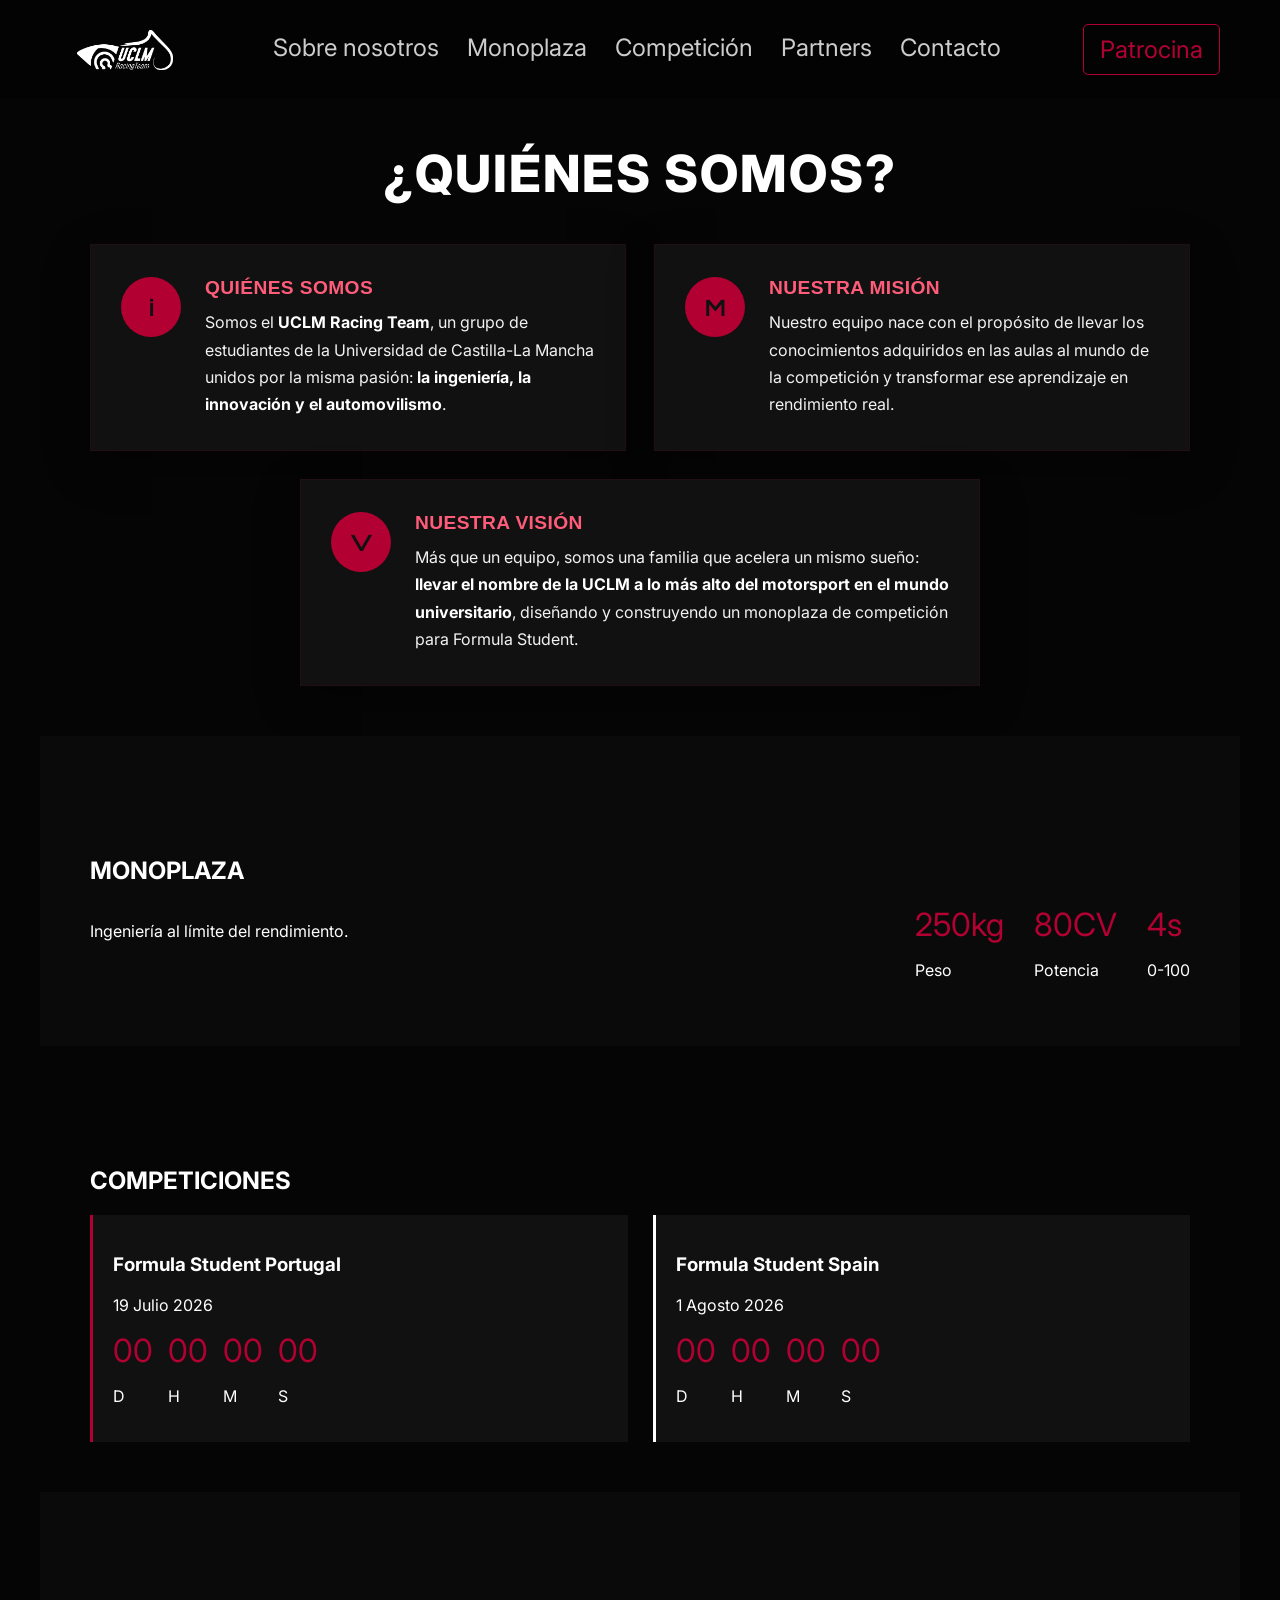
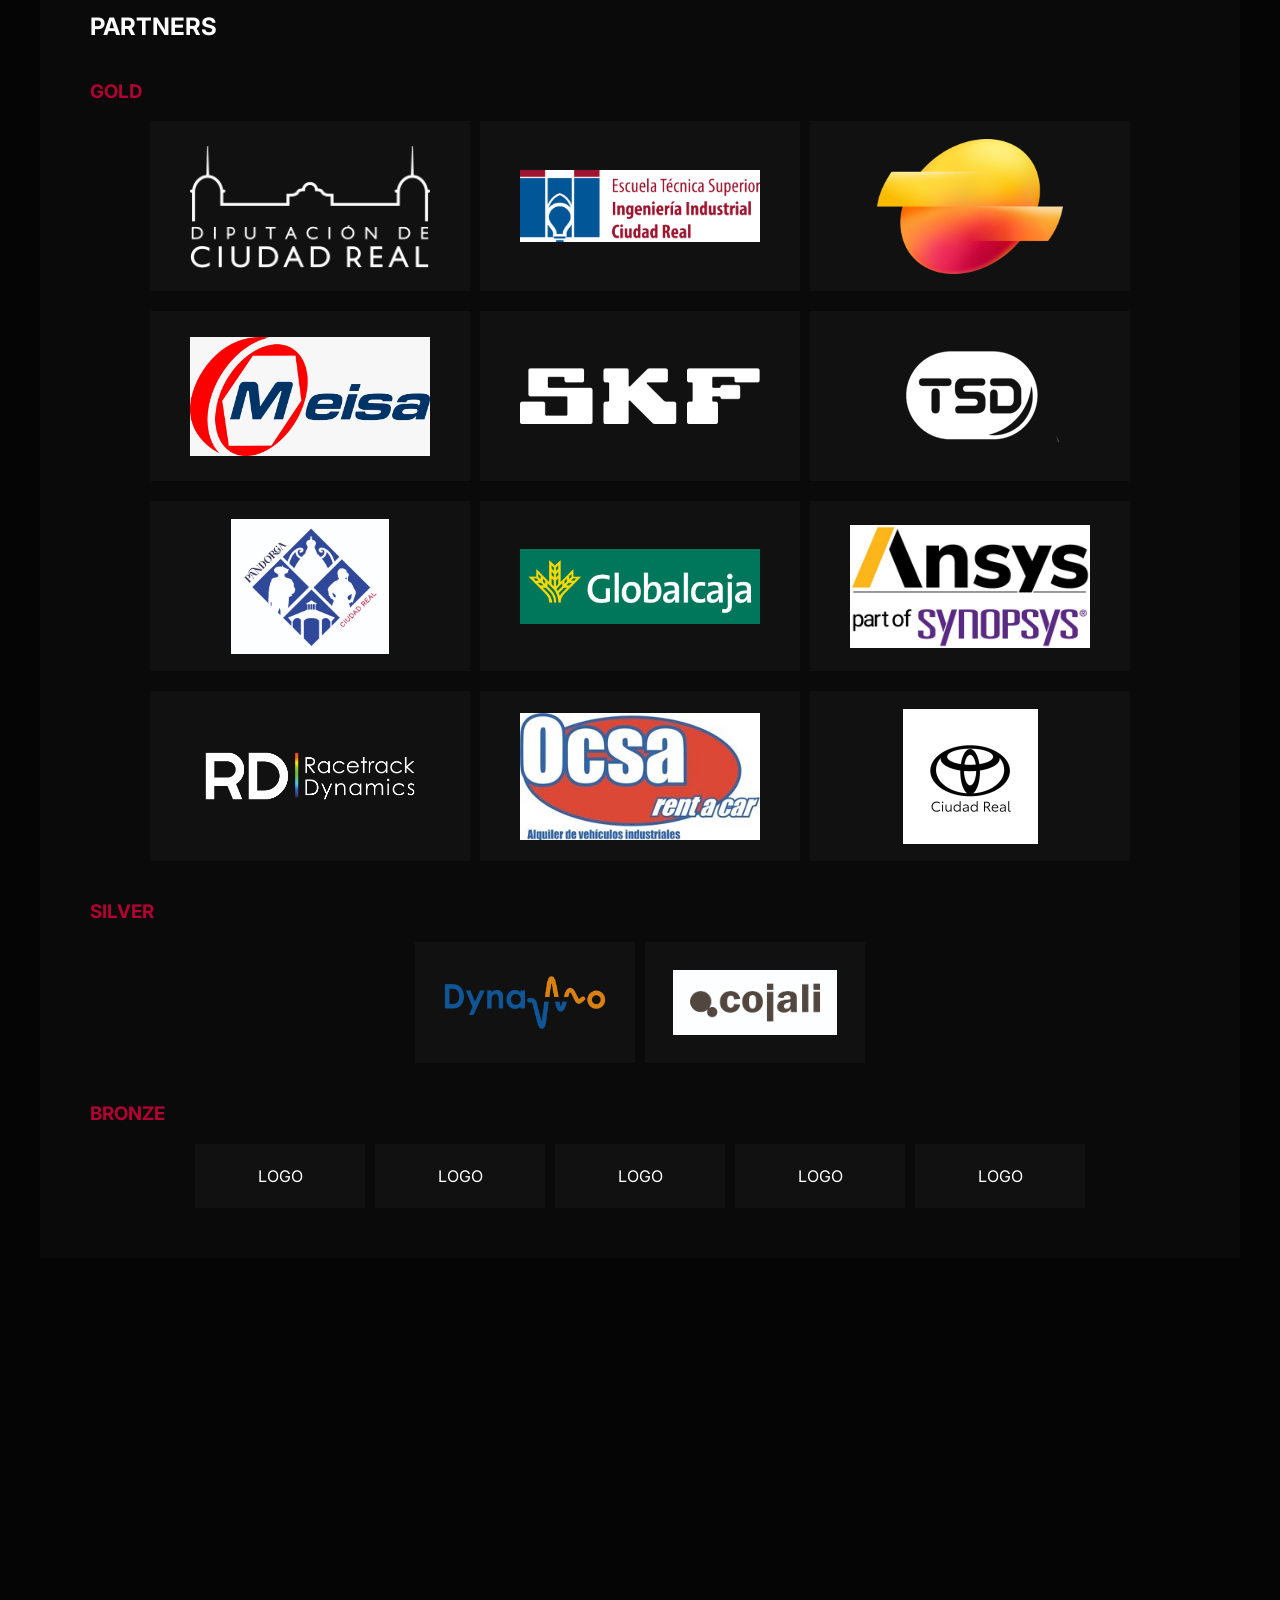
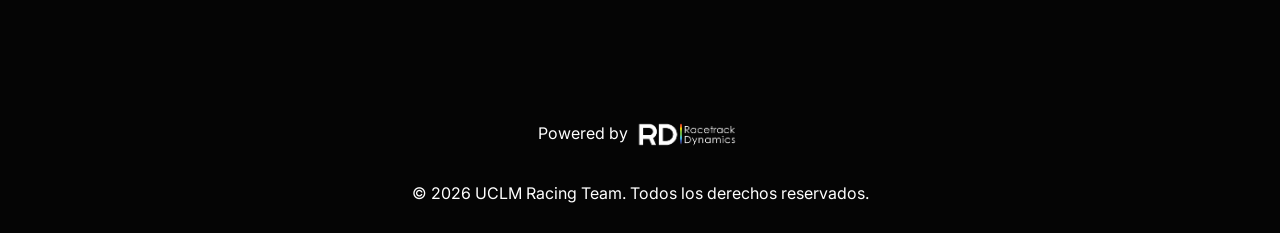
<file: about/index.html>
<!DOCTYPE html>
<html lang="es">
<head>
  <meta charset="UTF-8">
  <meta name="viewport" content="width=device-width, initial-scale=1.0">
  <title>UCLM Racing Team</title>

  <link rel="stylesheet" href="../style/styles.css">
  <link href="https://fonts.googleapis.com/css2?family=Inter:wght@300;400;600;800&family=Orbitron:wght@500;700&display=swap" rel="stylesheet">
</head>

<body id="top">

<header id="navbar">
  <a class="logo" href="/" aria-label="Volver al inicio"></a>

  <nav class="nav-links">
    <div class="dropdown">
      <a href="../about/index.html">Sobre nosotros</a>
      <div class="dropdown-menu">
        <a href="../about/index.html">¿Quiénes somos?</a>
        <a href="../historia/index.html">Historia</a>
        <a href="#deps">Miembros</a>
        <a href="#deps">Departamentos</a>
      </div>
    </div>
    <a href="../index.html#car">Monoplaza</a>
    <a href="../index.html#races">Competición</a>
    <a href="../index.html#sponsors">Partners</a>
    <a href="../index.html#contact">Contacto</a>
  </nav>

  <a class="nav-cta" href="#sponsors">Patrocina</a>
</header>



<section id="about" class="section reveal compact about-section">
  <h2>¿QUIÉNES SOMOS?</h2>

  <div class="about-grid">
    <article class="about-card">
      <div class="about-icon" aria-hidden="true">i</div>
      <div class="about-copy">
        <h3>QUIÉNES SOMOS</h3>
        <p>Somos el <b>UCLM Racing Team</b>, un grupo de estudiantes de la Universidad de Castilla-La Mancha unidos por la misma pasión: <b>la ingeniería, la innovación y el automovilismo</b>.</p>
      </div>
    </article>

    <article class="about-card">
      <div class="about-icon" aria-hidden="true">M</div>
      <div class="about-copy">
        <h3>NUESTRA MISIÓN</h3>
        <p>Nuestro equipo nace con el propósito de llevar los conocimientos adquiridos en las aulas al mundo de la competición y transformar ese aprendizaje en rendimiento real.</p>
      </div>
    </article>

    <article class="about-card about-card-wide">
      <div class="about-icon" aria-hidden="true">V</div>
      <div class="about-copy">
        <h3>NUESTRA VISIÓN</h3>
        <p>Más que un equipo, somos una familia que acelera un mismo sueño: <b>llevar el nombre de la UCLM a lo más alto del motorsport en el mundo universitario</b>, diseñando y construyendo un monoplaza de competición para Formula Student.</p>
      </div>
    </article>
  </div>
</section>

<section id="car" class="section dark reveal compact">
  <h2>MONOPLAZA</h2>

  <div class="car-layout">
    <div>
      <p class="big-text">Ingeniería al límite del rendimiento.</p>
    </div>

    <div class="car-stats">
      <div><span>250kg</span><p>Peso</p></div>
      <div><span>80CV</span><p>Potencia</p></div>
      <div><span>4s</span><p>0-100</p></div>
    </div>
  </div>
</section>

<section id="races" class="section reveal compact">
  <h2>COMPETICIONES</h2>

  <div class="races-grid">

    <div class="race-card">
      <h3>Formula Student Portugal</h3>
      <p>19 Julio 2026</p>
      <div class="countdown">
        <div><span id="daysPT">00</span><p>D</p></div>
        <div><span id="hoursPT">00</span><p>H</p></div>
        <div><span id="minPT">00</span><p>M</p></div>
        <div><span id="secPT">00</span><p>S</p></div>
      </div>
    </div>

    <div class="race-card highlight">
      <h3>Formula Student Spain</h3>
      <p>1 Agosto 2026</p>
      <div class="countdown">
        <div><span id="daysES">00</span><p>D</p></div>
        <div><span id="hoursES">00</span><p>H</p></div>
        <div><span id="minES">00</span><p>M</p></div>
        <div><span id="secES">00</span><p>S</p></div>
      </div>
    </div>

  </div>
</section>

<section id="sponsors" class="section dark reveal compact">
  <h2>PARTNERS</h2>

  <div class="sponsors">
    <div class="tier gold">
      <h3>GOLD</h3>
      <div class="logos big">
        <div><img src="../images/patros/gold/Diputacion Ciudad Real/diputacion-ciudad-real-3.png" alt="Diputación Ciudad Real"></div>
        <div><img src="../images/patros/gold/ETSII-CR/Logotipo ETSIICR 2021 Color.jpg" alt="ETSII-CR"></div>
        <div><img src="../images/patros/gold/Repsol/Repsol_Logotipo/01_Simbolo/Color/RGB/Repsol_Logotipo_Simbolo_Color_RGB_H.png" alt="Repsol"></div>
        <div><img src="../images/patros/gold/Meisa/20260123_123821000_iOS.jpg" alt="Meisa"></div>
        <div><img src="../images/patros/gold/SKF/SKF_logotype_white_RGB.png" alt="SKF"></div>
        <div><img src="../images/patros/gold/TSD/TSD_WHITE.png" alt="TSD"></div>
        <div><img src="../images/patros/gold/IMPEFE - Pandorga/Isologo color.jpg" alt="IMPEFE - Pandorga"></div>
        <div><img src="../images/patros/gold/Globalcaja/logos-globalcaja-fondo-verde/Logo horizontal_Fondo verde.jpg" alt="Globalcaja"></div>
        <div><img src="../images/patros/gold/ANSYS/Ansys Synopsys/Ansys/JPG/endorsed-ansys-logos-full-color-rgb.jpg" alt="ANSYS"></div>
        <div><img src="../images/patros/gold/Racetrack Dynamics/RD Logo - White - Full - PNG.png" alt="Racetrack Dynamics"></div>
        <div><img src="../images/patros/gold/Ocsa/IMG_1213-removebg-preview.jpg" alt="Ocsa"></div>
        <div><img src="../images/patros/gold/Toyota/Imagen PNG 3.png" alt="Toyota"></div>
      </div>
    </div>

    <div class="tier silver">
      <h3>SILVER</h3>
      <div class="logos medium">
        <div><img src="../images/patros/silver/Dynamo/DYNAMO sin texto.png" alt="ETSII-CR"></div>
        <div><img src="../images/patros/silver/cojali/Cojali_logo.jpg" alt="Autodesk"></div>
      </div>
    </div>

    <div class="tier bronze">
      <h3>BRONZE</h3>
      <div class="logos small">
        <div>LOGO</div><div>LOGO</div><div>LOGO</div><div>LOGO</div><div>LOGO</div>
      </div>
    </div>
  </div>
</section>

<section id="contact" class="section reveal compact">
  <h2>CONTACTO (de momento es un placeholder)</h2>

  <form>
    <input type="text" placeholder="Nombre" required>
    <input type="email" placeholder="Email" required>
    <textarea placeholder="Mensaje" required></textarea>
    <button type="submit" style="border-radius: 5px;">Enviar</button>
  </form>
</section>

<div id="footer">
  Powered by <img src="../images/patros/gold/Racetrack Dynamics/RD Logo - White - Full - PNG.png" alt="Racetrack Dynamics" class="footer-logo" width="110" style="vertical-align: middle;">
  <p id="footer-p" style="margin-top: 2em;">&copy; 2026 UCLM Racing Team. Todos los derechos reservados.</p>
</div>
<script src="../js/script.js"></script>
</body>
</html>
</file>
<file: style/styles.css>
* { box-sizing: border-box; }

html {
  scroll-behavior: smooth;
  scroll-padding-top: 90px;
}

body {
  margin: 0;
  font-family: Inter, sans-serif;
  background: #050505;
  color: white;
}

/* NAVBAR */
#navbar {
  position: fixed;
  width: 100%;
  padding: 24px 60px;
  display: flex;
  justify-content: space-between;
  align-items: center;
  background: rgba(0,0,0,0.25);
  backdrop-filter: blur(14px);
  z-index: 1000;
  transition: 0.3s;
}

#navbar.scrolled {
  background: rgba(0,0,0,0.9);
  border-bottom: 1px solid #b30033;
}

.logo {
  display: block;
  background: url("../../images/logo_UCLM-RacingTeam (white).png") center/contain no-repeat;
  width: 130px;
  height: 40px;
}

/* .logo-red { color: red; } */

.nav-links {
  display: flex;
  gap: 28px;
}

.nav-links a {
  color: rgba(255,255,255,0.8);
  text-decoration: none;
  font-size:24px;
  transition: 0.3s;
}

.nav-links a:hover { color: white; }

.dropdown {
  position: relative;
  display: inline-block;
  padding-bottom: 5px;
}

.dropdown-menu {
  display: none;
  position: absolute;
  background: rgba(0, 0, 0, 0.9);
  min-width: 180px;
  box-shadow: 0 8px 16px rgba(0, 0, 0, 0.5);
  padding: 12px 0;
  z-index: 1001;
  border-radius: 5px;
  border: 1px solid #b30033;
  top: 100%;
  left: 0;
  margin-top: 0;
}

.dropdown-menu a {
  color: rgba(255, 255, 255, 0.8);
  padding: 12px 20px;
  text-decoration: none;
  display: block;
  font-size: 16px;
  transition: 0.3s;
}

.dropdown-menu a:hover {
  background: #b30033;
  color: white;
}

.dropdown:hover .dropdown-menu {
  display: block;
}

.nav-cta {
  padding: 10px 16px;
  border: 1px solid #b30033;
  border-radius: 5px;
  color: #b30033;
  text-decoration: none;
  font-size: 24px;
}

.nav-cta:hover {
  background: #b30033;
  color: black;
}

/* HERO */
.hero {
  height: 100vh;
  background: url("../../images/DSC_0134.JPG") center/cover no-repeat;
  position: relative;
}

.hero-overlay {
  position: absolute;
  inset: 0;
  background: linear-gradient(to bottom, rgba(0,0,0,0.3), #050505);
}

.hero-content {
  position: relative;
  top: 45%;
  text-align: center;
}

.hero h1 {
  font-size: clamp(2rem, 5vw, 4rem);
  font-family: Orbitron;
  color: #b30033;
}

.hero-btn {
  display: inline-block;
  margin-top: 15px;
  padding: 10px 18px;
  border: 1px solid #b30033;
  color: #b30033;
  text-decoration: none;
  border-radius: 5px;
}

.hero-btn:hover {
  background: #b30033;
  color: black;
}

.hero-logo {
  display: block;
  width: min(700px, 90vw);
  height: auto;
  margin: -00px auto 20px;
}

/* SECTIONS */
.section {
  padding: 70px 50px;
  max-width: 1200px;
  margin: auto;
}

.about-section h2 {
  text-align: center;
  font-family: Inter, sans-serif;
  font-weight: 800;
  letter-spacing: 0.04em;
  font-size: clamp(2rem, 4vw, 3.5rem);
  margin-bottom: 40px;
}

.about-grid {
  display: grid;
  grid-template-columns: repeat(2, minmax(0, 1fr));
  gap: 28px;
}

.about-card {
  display: flex;
  align-items: flex-start;
  gap: 24px;
  padding: 32px 30px;
  background: #111;
  border: 1px solid rgba(179, 0, 51, 0.1);
  box-shadow: 0 14px 40px rgba(0, 0, 0, 0.35);
}

.about-card-wide {
  grid-column: 1 / -1;
  max-width: 680px;
  justify-self: center;
}

.about-icon {
  width: 60px;
  height: 60px;
  flex: 0 0 60px;
  border-radius: 50%;
  background: #b30033;
  color: #111;
  display: grid;
  place-items: center;
  font-family: Orbitron, sans-serif;
  font-size: 1.4rem;
  font-weight: 700;
}

.about-copy h3 {
  margin: 0 0 10px;
  color: #ff5c7a;
  font-family: Impact, Haettenschweiler, 'Arial Narrow Bold', sans-serif, sans-serif;
  font-size: 1.2rem;
  letter-spacing: 0.02em;
}

.about-copy p {
  margin: 0;
  line-height: 1.7;
  color: #f2f2f2;
}

.about-copy p b {
  color: #ffffff;
}

@media (max-width: 900px) {
  .about-grid {
    grid-template-columns: 1fr;
  }

  .about-card-wide {
    max-width: none;
  }
}

@media (max-width: 640px) {
  .about-card {
    padding: 24px;
    gap: 18px;
  }

  .about-icon {
    width: 52px;
    height: 52px;
    flex-basis: 52px;
    font-size: 1.2rem;
  }
}

.compact {
  padding-top: 100px;
  padding-bottom: 50px;
}

.dark { background: #0a0a0a; }

/* CAR */
.car-layout {
  display: flex;
  justify-content: space-between;
}

.car-stats {
  display: flex;
  gap: 30px;
}

.car-stats span {
  color: #b30033;
  font-size: 2rem;
}

/* RACES */
.races-grid {
  display: grid;
  grid-template-columns: repeat(auto-fit, minmax(250px,1fr));
  gap: 25px;
}

.race-card {
  background: #111;
  padding: 20px;
  border-left: 3px solid #b30033;
}

.race-card.highlight {
  border-left: 3px solid white;
}

.countdown {
  display: flex;
  gap: 15px;
  margin-top: 10px;
}

.countdown span {
  font-size: 2rem;
  color: #b30033;
}

/* SPONSORS */
.sponsors {
  display: flex;
  flex-direction: column;
  gap: 20px;
}

.tier h3 { color: #b30033; }

.logos {
  display: flex;
  gap: 20px 10px;
  flex-wrap: wrap;
  justify-content: center;
  margin-bottom: 20px;
}

.logos:last-child {
  margin-bottom: 0;
}

.logos div {
  background: #111;
  flex: 0 1 260px;
  width: 260px;
  padding: 35px;
  text-align: center;
  max-height: 150px;
  display: flex;
  align-items: center;
  justify-content: center;
  overflow: hidden;
}

.logos img {
  max-width: 100%;
  max-height: 120px;
  object-fit: contain;
}

.gold .logos div {
  flex: 0 1 320px;
  width: 320px;
  padding: 40px;
  max-height: 170px;
}

.gold .logos img {
  max-height: 135px;
}

.silver .logos div {
  flex: 0 1 220px;
  width: 220px;
  padding: 28px;
  max-height: 130px;
}

.silver .logos img {
  max-height: 105px;
}

.bronze .logos div {
  flex: 0 1 170px;
  width: 170px;
  padding: 22px;
  max-height: 110px;
}

.bronze .logos img {
  max-height: 90px;
}

.medium div { padding: 30px; max-height: 120px; }
.small div { padding: 22px; max-height: 100px; }

#footer{
  text-align: center;
  padding: 30px 20px;
  width: 100%;
}


#footer-p {
  width: 100%;
  text-align: center;
  margin: 0;
}

/* FORM */
input, textarea {
  width: 100%;
  padding: 12px;
  margin-top: 10px;
  background: #111;
  border: none;
  color: white;
}

button {
  margin-top: 10px;
  padding: 10px 20px;
  background: #b30033;
  border: none;
}

/* REVEAL */
.reveal {
  opacity: 0;
  transform: translateY(25px);
  transition: 0.8s;
}

.reveal.active {
  opacity: 1;
  transform: translateY(0);
}

section[id] {
  scroll-margin-top: 90px;
}

/* RESPONSIVE */
@media (max-width: 768px) {
  #navbar { padding: 10px 20px; }
  .nav-links { display: none; }

  .car-layout {
    flex-direction: column;
    gap: 20px;
  }

  .logos {
    flex-direction: column;
  }

  .logos div {
    width: 100%;
    min-width: 0;
    flex: 1 1 auto;
    max-height: none;
  }

  .logos img {
    max-width: 80%;
    max-height: 110px;
  }
}
</file>
